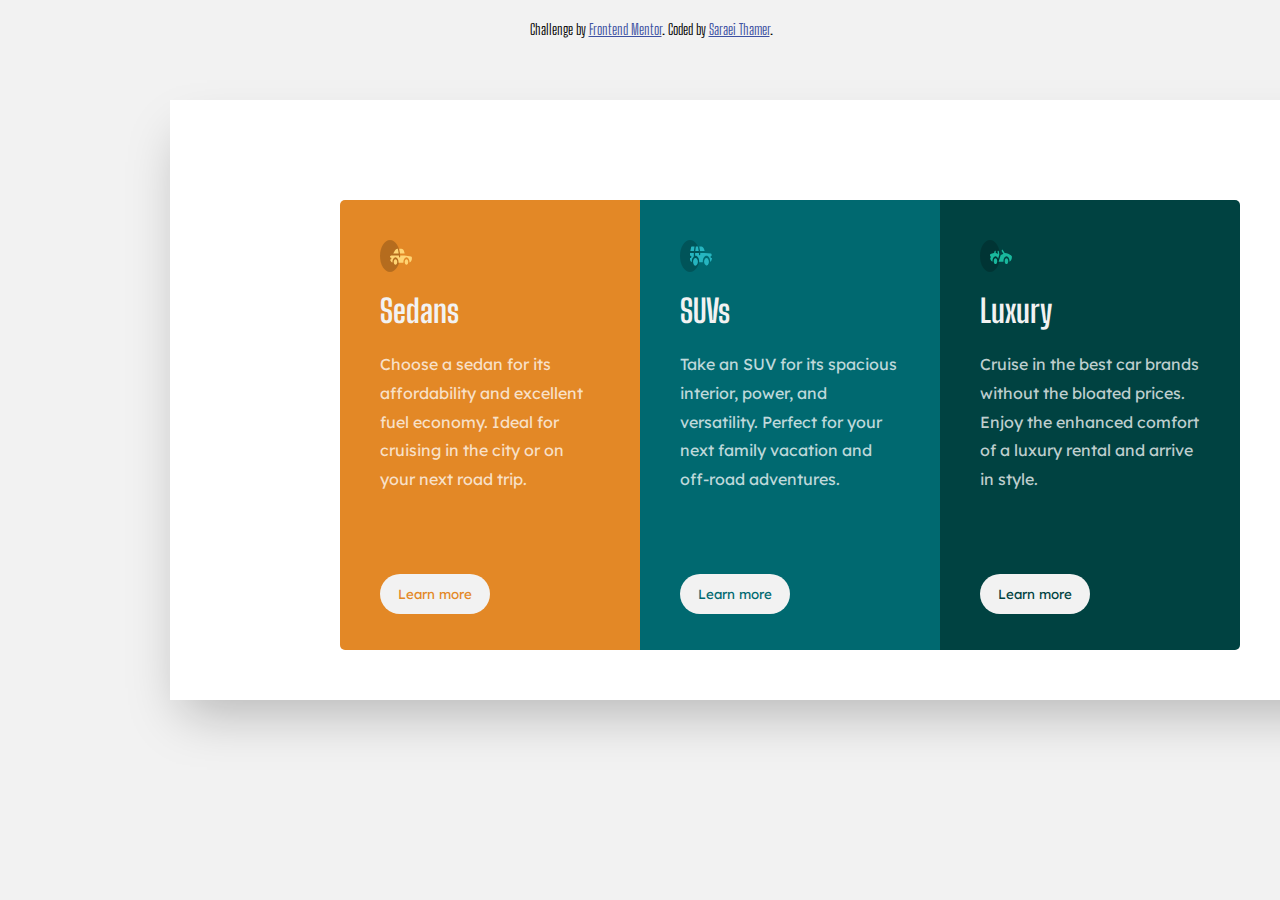
<file: 3-column-preview-card-component-main/index.html>
<!DOCTYPE html>
<html lang="en">
<head>
  <meta charset="UTF-8">
  <meta name="viewport" content="width=device-width, initial-scale=1.0"> <!-- displays site properly based on user's device -->

  <link rel="icon" type="image/png" sizes="32x32" href="./images/favicon-32x32.png">
  <link href="https://fonts.googleapis.com/css2?family=Inter:wght@700&family=Lexend+Deca&display=swap" rel="stylesheet">
  <link rel="preconnect" href="https://fonts.gstatic.com">
<link href="https://fonts.googleapis.com/css2?family=Big+Shoulders+Display:wght@700&display=swap" rel="stylesheet">

  <title>Frontend Mentor | 3-column preview card component</title>

  <!-- Feel free to remove these styles or customise in your own stylesheet 👍 -->
  <style>
    .attribution { font-size: 15px; text-align: center; margin:20px 10px 100px 400px; }
    .attribution a { color: hsl(228, 45%, 44%); }
    :root{
      --mainbg:hsl(0, 0%, 95%);
      --card1:hsl(31, 77%, 52%);
      --card2:hsl(184, 100%, 22%);
      --card3:hsl(179, 100%, 13%);
      --mainp: hsla(0, 0%, 100%, 0.75);
      --mainh: hsl(0, 0%, 95%);
      --mainbtn: hsl(0, 0%, 95%);
      --font2: "Lexend Deca", sans-serif;
      --font1: 'Big Shoulders Display', cursive;
    }

    *{
      box-sizing: border-box;
      -moz-box-sizing: border-box;
      -webkit-box-sizing: border-box;
      
    }

    body{
      background-color:var(--mainbg);
      width:70%;
      height: 100%;
      font-family: var(--font1);
      color: rgb(5, 5, 5);
      

    }

    .main{
      width: 1200px;
      height: 600px;
      position: absolute;
      left:170px;
      top: 100px;
      bottom:100px;
      overflow: hidden;
      transition: all .2s ease-in-out;
      background-color: #fff;
      box-shadow: rgba(0, 0, 0, 0.25) 0px 25px 50px -12px;

    }

    .container{
      width: 900px;
      height: 500px;
      position: relative;
      left:170px;
      top: 100px;
      bottom:200px;
      display: flex;
      justify-content: center;
      overflow: hidden;
      transition: all .2s ease-in-out;
      background-color: #fff;
      
    }

    .card1{ 
      display:flex;
      flex-direction: column;
      background-color:var(--card1);
      height: 450px;
      width: 700px;
      border-bottom-left-radius: 5px;
      border-top-left-radius: 5px;
      margin:0 auto 0 auto;
      transition: all .2s ease-in-out;
    }

    .card1:hover{
      
      box-shadow: -5px -5px 5px 5px rgb(134, 133, 133), 5px 5px 5px 5px rgb(116, 116, 168);
      transform: scale(1.1);
      -ms-transform: translateY(30px) translateX(-30px);
      -webkit-transform: translateY(30px) translateX(-30px);
      transform:translateY(30px) translateX(30px);
      border-bottom-right-radius: 5px;
      border-top-right-radius: 5px;
    }

    .card2{ 
      display:flex;
      flex-direction: column;
      background-color:var(--card2);
      height: 450px;
      width: 700px;
      transition: all .2s ease-in-out;
    }

    .card2:hover{
      
      box-shadow: -5px -5px 5px 5px rgb(134, 133, 133), 5px 5px 5px 5px rgb(116, 116, 168);
      transform: scale(1.1);
      -ms-transform: translateY(30px) translateX(-30px);
      -webkit-transform: translateY(30px) translateX(-30px);
      transform:translateY(30px) translateX(-30px);
      border-radius: 5px;
    }

    .card3{ 
      display:flex;
      flex-direction: column;
      background-color:var(--card3);
      height: 450px;
      width: 700px;
      border-bottom-right-radius: 5px;
      border-top-right-radius: 5px;
      transition: all .2s ease-in-out;

    }

    .card3:hover{
      
      box-shadow: -5px -5px 5px 5px rgb(134, 133, 133), 5px 5px 5px 5px rgb(116, 116, 168);
      transform: scale(1.1);
      -ms-transform: translateY(30px) translateX(-30px);
      -webkit-transform: translateY(30px) translateX(-30px);
      transform:translateY(30px) translateX(-30px);
      border-bottom-left-radius: 5px;
      border-top-left-radius: 5px;
    }

    .icon{
      height: 32px;
      width: 32px;
      margin: 40px 40px 20px 40px;
    }

    .title{
      color: var(--mainh);
      font-family: var(--font1);
      margin: 0px 40px 20px 40px;
    }
    .text{
      color: var(--mainp);
      font-family: var(--font2);
      margin: 0px 40px 20px 40px;
      text-align: left;
      line-height: 180%;
    }
    .btn1{
      margin: 60px 40px 10px 40px;
      background-color: var(--mainbtn);
      color:var(--card1);
      font-family: var(--font2);
      height:40px;
      width: 110px;
      border:none;
      cursor:pointer;
  	border-radius: 25px;
    text-decoration: none;
    transition: .4s;

    }
    .btn1:hover{
      -webkit-transform: rotate(10deg);
      -ms-transform: rotate(10deg);
      transform: rotate(10deg);
    }

    .btn2{
      margin: 60px 40px 10px 40px;
      background-color: var(--mainbtn);
      color:var(--card2);
      font-family: var(--font2);
      height:40px;
      width: 110px;
      border:none;
      cursor:pointer;
  	border-radius: 25px;
    text-decoration: none;
    transition: .4s;

    }
    .btn2:hover{
      -webkit-transform: rotate(10deg);
      -ms-transform: rotate(10deg);
      transform: rotate(10deg);
    }

    .btn3{
      margin: 60px 40px 10px 40px;
      background-color: var(--mainbtn);
      color:var(--card3);
      font-family: var(--font2);
      height:40px;
      width: 110px;
      border:none;
      cursor:pointer;
  	border-radius: 25px;
    text-decoration: none;
    transition: .4s;

    }
    .btn3:hover{
      -webkit-transform: rotate(10deg);
      -ms-transform: rotate(10deg);
      transform: rotate(10deg);
    }



  </style>
</head>
<body>
 <div class="main">

  <div class="container">
    <div class="card1">
      <img src="./images/icon-sedans.svg" alt="" class="icon">
      <h1 class="title"> Sedans </h1>
      <p class="text">Choose a sedan for its affordability and excellent fuel economy. Ideal for cruising in the city 
        or on your next road trip.</p>
      <button class="btn1">Learn more</button>
    </div>

    <div class="card2">
      <img src="./images/icon-suvs.svg" alt="" class="icon">
      <h1 class="title"> SUVs </h1>
      <p class="text">Take an SUV for its spacious interior, power, and versatility. Perfect for your next family vacation 
        and off-road adventures.</p>
      <button class="btn2" type="button">Learn more</button>
      
    </div>

    <div class="card3">
      <img src="./images/icon-luxury.svg" alt="" class="icon">
      <h1 class="title"> Luxury </h1>
      <p class="text">Cruise in the best car brands without the bloated prices. Enjoy the enhanced comfort of a luxury 
        rental and arrive in style.</p>
      <button class="btn3" type="button">Learn more</button>
      
    </div>

    

</div>  
 </div>
  

  
  <div class="attribution">
    Challenge by <a href="https://www.frontendmentor.io?ref=challenge" target="_blank">Frontend Mentor</a>. 
    Coded by <a href="https://github.com/th-rpy/">Saraei Thamer</a>.
   
  </div>

  
</body>
</html>
</file>
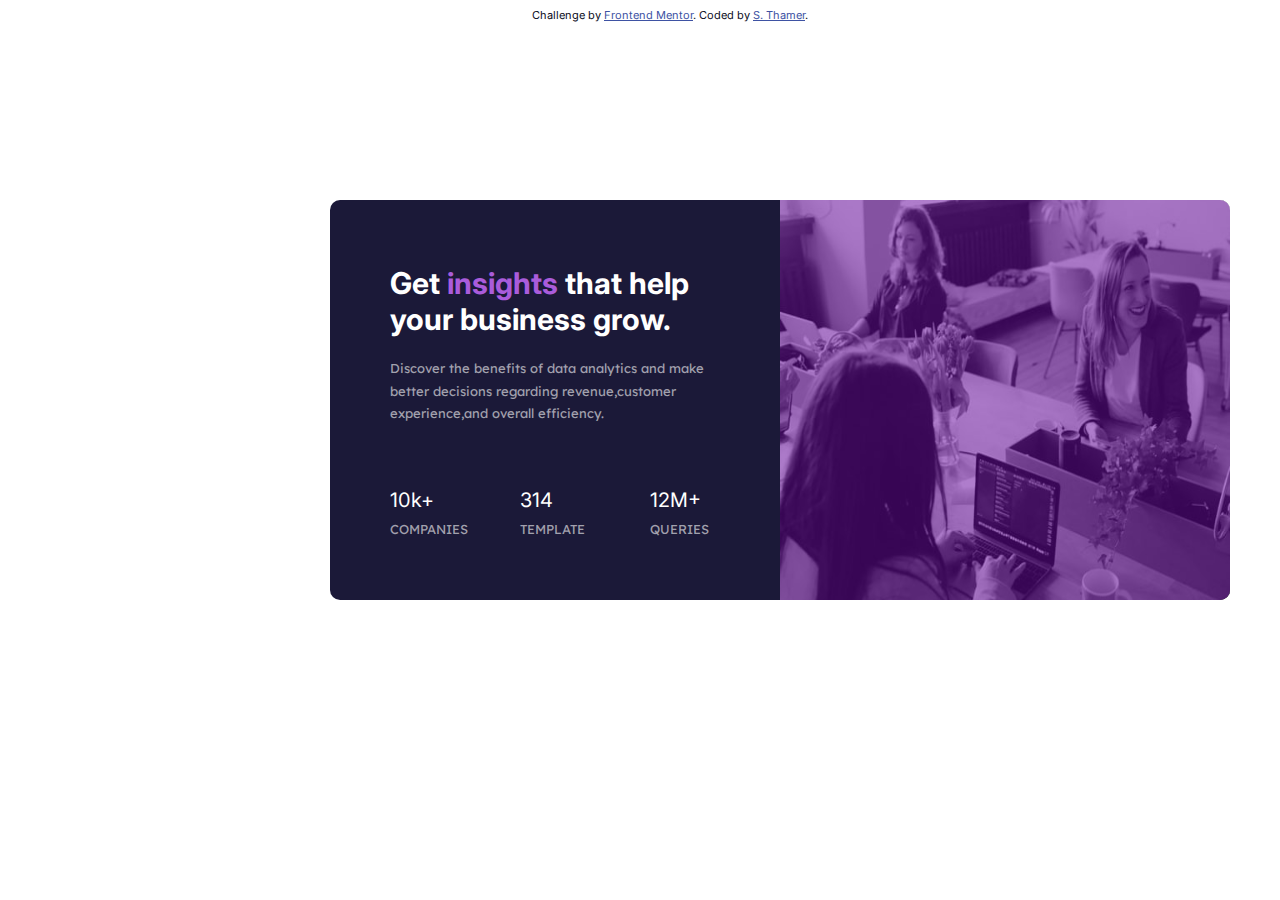
<file: stats-preview-card-component-main/index.html>
<!DOCTYPE html>
<html lang="en">
  <head>
    <meta charset="UTF-8">
    <meta name="viewport" content="width=device-width, initial-scale=1.0"> <!-- displays site properly based on user's device -->
  
    <link rel="icon" type="image/png" sizes="32x32" href="./images/favicon-32x32.png">
    <title>Frontend Mentor | Stats preview card component</title>
    <link href="https://fonts.googleapis.com/css2?family=Inter:wght@700&family=Lexend+Deca&display=swap" rel="stylesheet">
  
  <title>Frontend Mentor | Stats preview card component</title>

  <!-- Feel free to remove these styles or customise in your own stylesheet 👍 -->
  <style>
    .attribution { font-size: 11px; text-align: center; margin-left: 300px; color:hsl(233, 47%, 7%) }
    .attribution a { color: hsl(228, 45%, 44%); }
    :root{
      --mainbg:hsl(233, 47%, 7%);
      --cardbg:hsl(244, 38%, 16%);
      --violet:hsl(277, 64%, 61%);
      --mainhd:white; /* main heading and stats */
      --mainp: hsla(0, 0%, 100%, 0.75);
      --stath: hsla(0, 0%, 100%, 0.6);
      --font2: "Lexend Deca", sans-serif;
      --font1:'Inter', sans-serif;
    }
  
  *{
      box-sizing: border-box;
      -moz-box-sizing: border-box;
      -webkit-box-sizing: border-box;
      
    }
  
    body{
      background-color: linear-gradient(315deg, #2d3436 0%, #d3d3d3 74%);
      
      width: 80%;
      height: 100%;
      font-family: var(--font1);
      color: white;
      
      
    }
    .container{
      width: 900px;
      height: 400px;
      position: absolute;
      left:330px;
      top: 200px;
      bottom:100px;
      display: grid;
      grid-template-columns: 50% 50%;
      background-color: var(--cardbg);
      border-radius: 10px;
      overflow: hidden;
      margin:0 auto 0 auto;
      transition: all .2s ease-in-out;
    }

    .container:hover{
      
      box-shadow: -5px -5px 30px 5px red, 5px 5px 30px 5px blue;
      transform: scale(1.1);
    }
  
   .container2{
     padding:40px 60px 20px 60px;
     text-align: left;
     
     }
    .ins{
      color: var(--violet);
  
    }
    .stat{
      display: grid;
      grid-template-columns: 100px 100px 100px;
      text-align: left;
      grid-column-gap: 30px;
      line-height: 1.5;
      margin-top: 45px;
      
    }
  
  p{
    font-family: var(--font2);
    text-align:left;
    font-size: 13px;
    color: var(--stath);
    line-height: 1.75;
  }
  
  h2{
    margin-bottom: 20px;
    font-size: 30px;
  }
  
  .a{
    color: white;
    font-family: var(--font1);
    font-size: 20px;
    }
    
    
    .img::before {
      position: absolute;
      content: "";
      top: 0;
      bottom: 0;
      left: 0;
      right: 0;
      background-color:hsl(278deg 88% 33% / 53%);
    }
    
    .img {
      position: relative;
      background-image: url(images/image-header-desktop.jpg);
      background-position: center;
      background-size: cover;
    }

  </style>
</head>
<body>
    <div class="container">

      <div class="container2">
       <div><h2>Get <span class="ins">insights</span> that help your business grow.</h2> </div>
       <div><p class="diss">Discover the benefits of data analytics and make better decisions regarding revenue,customer experience,and overall efficiency. </p></div>
       <div class="stat">
        <div> <p><span class="a">10k+</span><br>COMPANIES</p> </div> 
        <div><p><span class="a">314</span><br>TEMPLATE</p> </div>
        <div> <p><span class="a">12M+</span><br>QUERIES</p></div>
       </div>
       
      </div>

      <div class="img">
        <div><img width="450px" height="450px" src="images/image-header-desktop.jpg" alt="img"> </div>
      </div>
      
    </div>

    <div class="attribution">
      Challenge by <a href="https://www.frontendmentor.io?ref=challenge" target="_blank">Frontend Mentor</a>. 
      Coded by <a href="https://github.com/th-rpy/">S. Thamer</a>.
    </div>

</body>
</html>
</file>
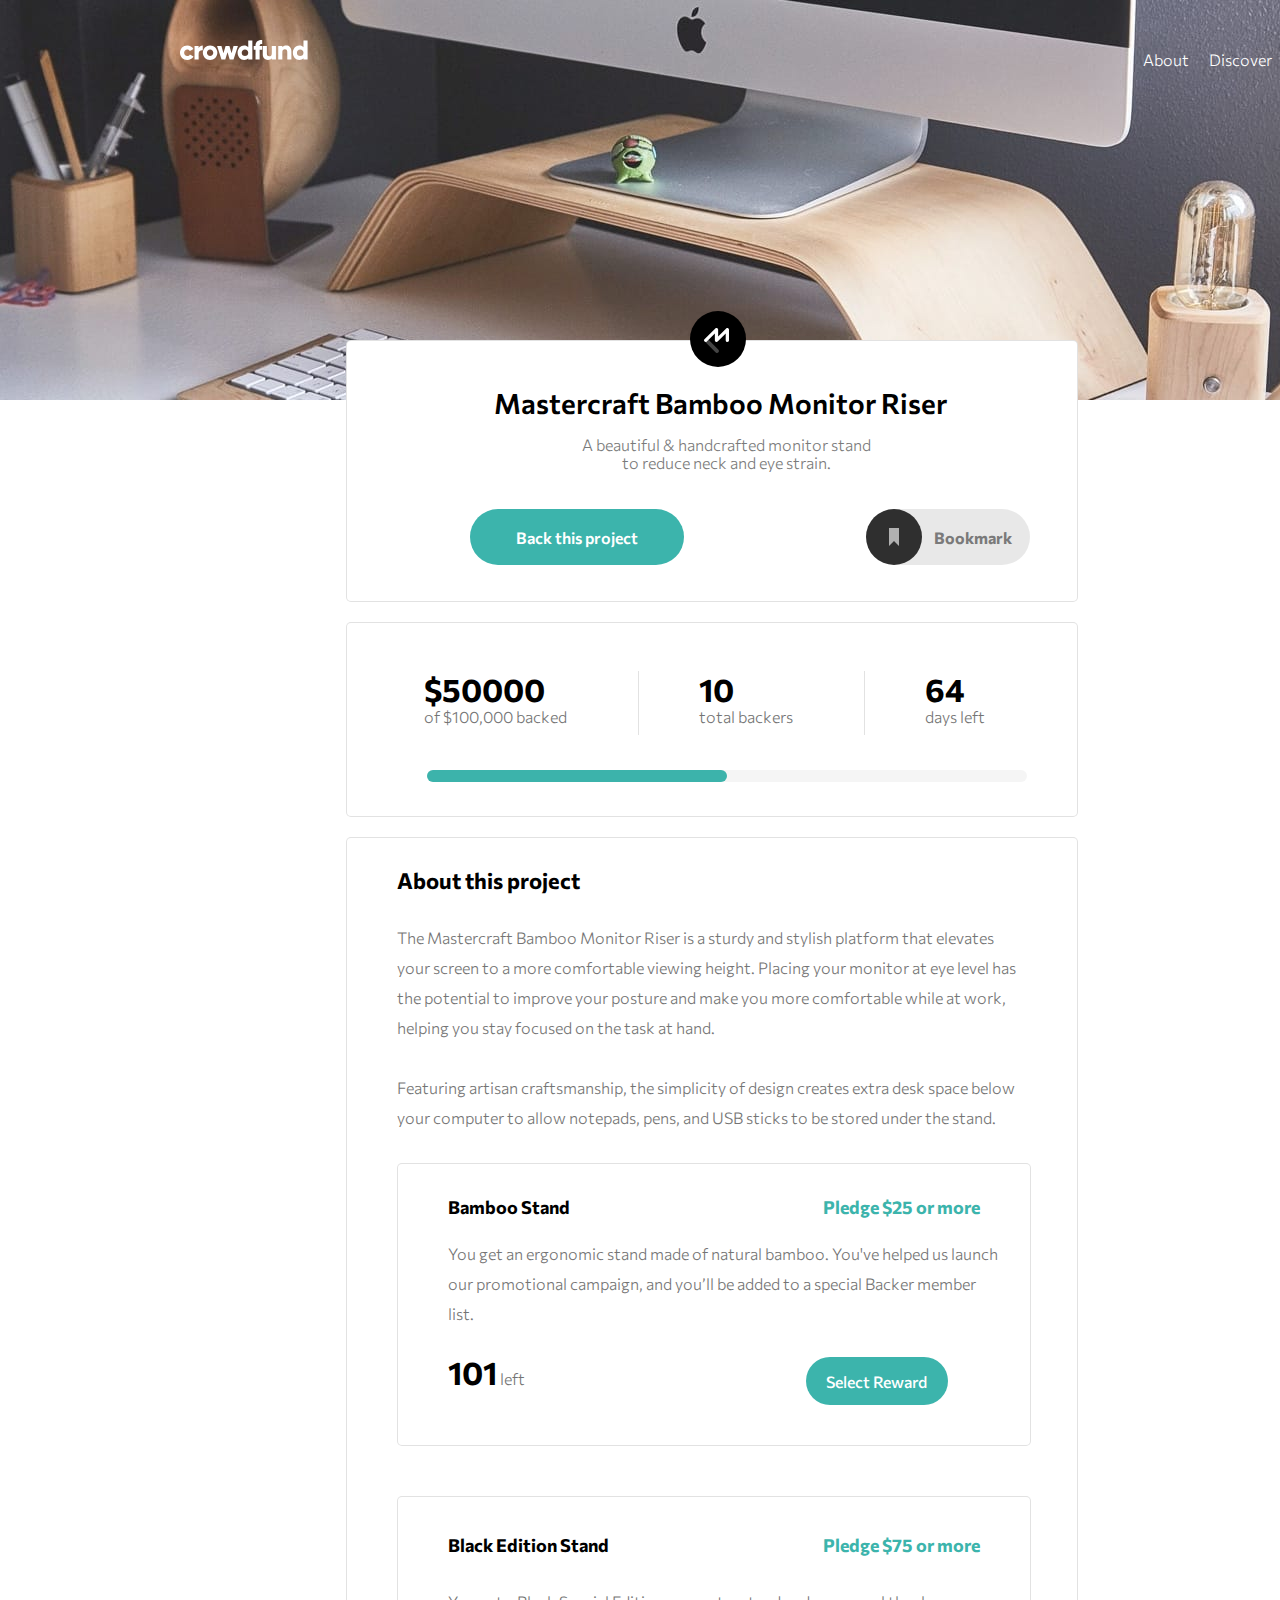
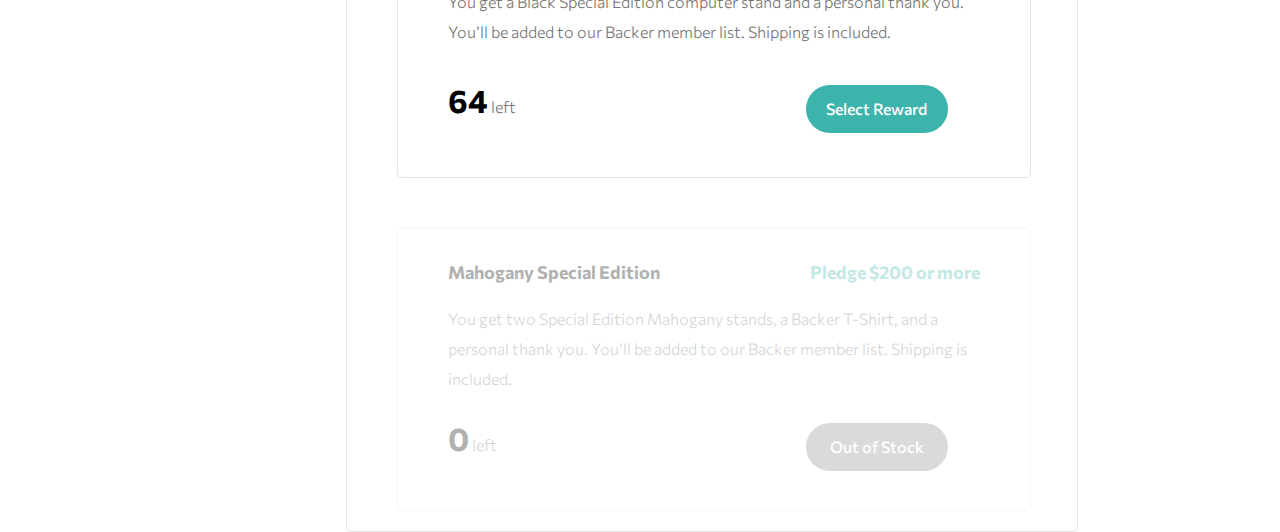
<file: crowdfunding-product-page/crowdfunding-product-page-main/index.html>
<!DOCTYPE html>
<html lang="en">
<head>
  <meta charset="UTF-8">
  <meta name="viewport" content="width=device-width, initial-scale=1.0"> <!-- displays site properly based on user's device -->

  <link rel="icon" type="image/png" sizes="32x32" href="./images/favicon-32x32.png">
  <link rel="stylesheet" type="text/css" href="./style/styles.css">
  <script type="text/javascript" src="./js/app.js" defer>
  
  </script>


  <title>Frontend Mentor | Crowdfunding product page</title>

</head>
<body>
  <!-- Section 1 Start -->
  <div class="section-1">
    <img src="./images/logo.svg" alt="logo" height="20" width="128" >

    <ul >
      <li> <a href="#"> About </a> </li>
      <li> <a href="#"> Discover </a> </li>
      <li> <a href="#"> Get Started </a> </li>
    </ul>

  </div>

  <!-- Section 1 End -->
  
  <!-- Section 2 Start -->
  <div class="section-2">
     <img src="./images/logo-mastercraft.svg" alt="Mastercraft">
     <h1>Mastercraft Bamboo Monitor Riser</h1>
     <p>A beautiful & handcrafted monitor stand to reduce neck and eye strain.</p>
    <div>
        <button class="btn-1">
          Back this project
        </button>
        
        <div class="bookmarck">

            <img src="./images/icon-bookmark.svg" alt="bookmarck">
            <span> Bookmark </span>
          
        </div>
      
    </div>
    
  </div>
  
  <!-- Section 2 End -->

  <!-- Section 3 Start -->

  <div class="section-3">
   <div class="info">
    <div>
      <h1>$50000</h1>
      <p>of $100,000 backed</p>
    </div>
    <div class = 'line'>

    </div>
    <div>
      <h1 name="brackets">10</h1>
      <p>total backers</p>
    </div>
    <div class = 'line'></div>
    <div>
      <h1 name = 'days'>56 </h1>
      <p>days left</p>
    </div>
   </div>

   <div class="progress-bar">
     <div class="green-bar">

     </div>
   </div>
  
  </div>

  <!-- Section 3 End -->

  <!-- Section 4 Start -->
  <div class="section-4">
     <div class="about">
        <h1>About this project</h1>
          <p>
            The Mastercraft Bamboo Monitor Riser is a sturdy and stylish platform that elevates your screen 
          to a more comfortable viewing height. Placing your monitor at eye level has the potential to improve 
          your posture and make you more comfortable while at work, helping you stay focused on the task at hand. 
          <br /> <br /> 
          Featuring artisan craftsmanship, the simplicity of design creates extra desk space below your computer 
          to allow notepads, pens, and USB sticks to be stored under the stand.
          </p>
     </div>

     <div class="card">
      <div class="card-header">
        <h3>Bamboo Stand</h3>
        <h3 class = 'green'>Pledge $25 or more</h3>
      </div> 
      
      <p>You get an ergonomic stand made of natural bamboo. You've helped us launch our promotional campaign, and 
        you’ll be added to a special Backer member list.</p>

      <div class="footer-card">
         <p> <span name = 'day_25'>101</span> left</p>
        <button id = 'btn-25'>Select Reward</button> 
      </div>
      
     </div>

     <div class="card ">
      <div class="card-header">
        <h3>  Black Edition Stand</h3>
        <h3 class = 'green'>Pledge $75 or more</h3>
      </div> 
      
      <p> You get a Black Special Edition computer stand and a personal thank you. You’ll be added to our Backer 
        member list. Shipping is included.</p>

      <div class="footer-card">
         <p> <span name = 'day_75'>64</span> left</p>
        <button id = 'btn-75'>Select Reward</button> 
      </div>
      
     </div>

     <div class="card out-of-stock">
      <div class="card-header">
        <h3>Mahogany Special Edition</h3>
        <h3 class = 'green'>Pledge $200 or more</h3>
      </div> 
      
      <p>
        You get two Special Edition Mahogany stands, a Backer T-Shirt, and a personal thank you. You’ll be added 
        to our Backer member list. Shipping is included.
      </p>

      <div class="footer-card " >
         <p> <span>0</span> left</p>
        <button id ="inactive">Out of Stock</button> 
      </div>
      
     </div>

     <!-- Section 4 End -->
  </div>
 

  <!-- Selection modal start -->
  <div class="select-modal">
    <span class="close-span">
      x
    </span>
    <div class="reward-div">
      <div class="inf-div">
        <h3>
          
        </h3>

        <p class="inf-green">
          
        </p>
        
        <p >
          <b>63</b> left
        </p>
      </div>
 
      <p class = 'info'>
        
      </p>
      <div class="top-line">

      </div>

      <div class="input-div">
        <p>
          Enter your pledge :
        </p>

        <span class="dollar">$</span><input name='input-info' type="text" >      
        
        <button type="submit">Continue</button>
      </div>
    </div>
  </div>
  <!-- Success modal start -->
  <div class="modal-success">
    <img src="./images/icon-check.svg" alt="" height="64" width="64">
    <h3>Thanks for your support!</h3>
    <p>Your pledge brings us one step closer to sharing Mastercraft Bamboo Monitor Riser worldwide. You will get
      an email once our campaign is completed.</p>
    <button class="close">Got it!</button> 
  </div>
  <!-- Success modal end -->
</body>
</html>
</file>
<file: crowdfunding-product-page/crowdfunding-product-page-main/style/styles.css>
/* import font family font-family: 'Commissioner', sans-serif; */
@import url('https://fonts.googleapis.com/css2?family=Commissioner&display=swap');



/* Html and body tag */
html {
    line-height: 1.15; /* 1 */
    -webkit-text-size-adjust: 100%; /* 2 */
    overflow-x: hidden;

}

body {
    width: 100%;
    height: 100%;
    background-color:rgb(255, 255, 255);
    margin:0px;
}

.attribution { font-size: 11px; text-align: center; }
.attribution a { color: hsl(228, 45%, 44%); }

/*Section 1 : Style */

.section-1 {
  background-image: url(../images/image-hero-desktop.jpg);
  background-repeat: no-repeat;
  background-size: cover;
  width: 100%;
  height: 400px;
  display: flex;
  flex-direction: row;
  justify-content: flex-start;
}

.section-1 img {
  margin: 40px 0px 0px 180px;
}

.section-1 ul {
  margin: 40px 0px 0px 775px;
  display:flex;
  flex-direction:row;
  justify-content: space-around;
  list-style-type: none;
}

.section-1 ul li{
  margin: 0px 0px 0px 20px;
  font-size: 16px;color: white;
  line-height: 39px;
  font-family: 'Commissioner', sans-serif;
  font-weight: 300;
}

.section-1 ul li a{
  color: white;
  line-height: 39px;
  text-decoration:none;
}

.section-1 ul li a:hover{
  color: white;
  line-height: 39px;
  text-decoration: underline;
}

/* Section 2 */

.section-2{

  height:260px;
  width: 730px;
  background-color:#FFFFFF;
  border: 1px solid #2f2f2f23;
  border-radius: 5px;
  z-index: 1;

  display: flex;
  flex-direction: column;

  position: relative;
  left: 27%;
  margin-top: -60px;
}

.section-2 img{
  height: 56px;
  width: 56px;
  margin: 0px 0px 0px 0px;
  z-index: 1;
  position: relative;
  left:47%;
  margin-top: -30px;
}

.section-2 h1{
  height: 33.6px;
  font-family: 'Commissioner', sans-serif;
  font-weight: 600;
  font-size:28px;
  margin-top: 20px;
  margin-left: 18px;
  margin-bottom: 10px;
  text-align: center;
  
}

.section-2 p{
  height: 33.6px;
  width: 300px;
  font-family: 'Commissioner', sans-serif;
  font-weight: 300;
  font-size:16px;
  margin-top: 5px;
  margin-left: 230px;
  margin-bottom: 10px;
  text-align: center;
  color: #7A7A7A
  
}

.section-2 div{
  display: flex;
  flex-direction: row;
  justify-content: space-around;
  height:56px;
  width:632px;
  margin-top: 30px; 
  margin-left: 0px;
}

.section-2 .btn-1{
  width: 214px;
  height:56px;
  background-color:  hsl(176, 50%, 47%) ;  /* #147A73;*/
  border-radius: 34px;
  border: none;
  cursor: pointer;
  color: white;
  font-size: 16px;
  font-family: 'Commissioner', sans-serif;
  font-weight: 600;
}

.section-2 .btn-1:hover{
  background-color: #147A73;
}

.section-2 .bookmarck{
   background-color: #5f5f5f25; 
   color: hsl(0, 0%, 48%);
   width: 160px;
   height: 56px;
   border-radius: 34px;
   border: none;
   display: flex;
   flex-direction: row;
   justify-content: space-between;
   margin-top: -0px;
   margin-right: -120px;
   cursor: pointer;
}

.section-2 .bookmarck:hover{
  background-color: #46454541;
  color: hsl(0, 1%, 53%)

}

.section-2 .bookmarck img{
  height: 56px;
  width: 56px;
  margin-top:0;
  margin-left: -80px;
}

.section-2 .bookmarck span{
  height: 56px;
  width: 56px;
  margin-top: 20px;
  margin-right:40px;
  font-size: 16px;
  font-family: 'Commissioner', sans-serif;
  font-weight: 700;
}

/* Section 3 Style */
.section-3 {
  height: 193px;
  width: 730px;

  margin-top: 20px;

  border-radius: 5px;
  background-color:#FFFFFF;
  border: 1px solid #2f2f2f23;
  position: relative;
  left: 27%;

  display: flex;
  flex-direction: column;
  
}

.section-3 .info{
  margin-top: 18px;
  margin-left: 48px;

  width: 670px;
  display: flex;
  flex-direction: row;
  justify-content: space-around;
}

.section-3 .info h1{
  font-size : 32px;
  font-weight :700;
  font-family: 'Commissioner', sans-serif;
  color : #000000;
  margin-top: 30px;
  margin-left: 0px;
  margin-right: 0px;
  margin-bottom: 0px;

}

.section-3 .info p{
  font-size : 16px;
  font-weight :300;
  font-family: 'Commissioner', sans-serif;
  color : #747474;
  margin-top: 0px;
  margin-left: 0px;
  margin-bottom: 20px;

}

.section-3 .info .line {
  border-right: 1px solid #2f2f2f23;
  height:64.2px;
  width: 1px;
  margin-top: 30px;
  margin-left: -40px;
}

.section-3 .progress-bar {
  height: 12px;
  width: 600px;
  margin-top: 8px;
  margin-left: 80px;
  background-color: #2f2f2f0c;
  border-radius: 34px;
  border: none;
}

.section-3 .green-bar{
  height: 12px;
  width: 500px;
  margin-top: 0px;
  margin-left: 0px;
  background-color: #3CB3AB;
  border-radius: 34px;
  border: none;
}

/* Section 4 Style */

.section-4 {
  height: 1293px;
  width: 730px;

  margin-top: 20px;

  border-radius: 5px;
  background-color:#FFFFFF;
  border: 1px solid #2f2f2f23;
  position: relative;
  left: 27%;

  display: flex;
  flex-direction: column;
}

.section-4 .about{
  display: flex;
  flex-direction: column; 

}

.section-4 .about h1{
  font-size : 22px;
  font-weight :700;
  font-family: 'Commissioner', sans-serif;
  color : #000000;
  margin-top: 30px;
  margin-left: 50px;
  margin-bottom: 20px;
}

.section-4 .about p{
  font-size : 16px;
  font-weight :300;
  font-family: 'Commissioner', sans-serif;
  color : #747474;
  margin-left: 50px;
  margin-top: 10px;
  margin-right: 20px;
  margin-bottom: 20px;
  text-align: left;
  height: 190px;
  width: 632px;
  line-height: 30px;

}

.section-4 .card{
  height: 301px;
  width: 632px;
  margin-top: 30px;
  margin-left: 50px;
  margin-bottom: 20px;
  background-color:#FFFFFF;
  border: 1px solid #2f2f2f23;
  border-radius: 5px;

  display: flex;
  flex-direction: column;
  justify-content: space-around;

}

.out-of-stock{
  pointer-events: none;

  /* for "disabled" effect */
  opacity: 0.3;
  background: #CCC;
}

.section-4 .card .card-header{
  display: flex;
  flex-direction: row;
  justify-content: space-between;
  margin-left: 50px;
  margin-right: 50px;
  margin-top: 5px;
  margin-bottom: -5px;
}

.section-4 .card .card-header h3{
 
    font-family: Commissioner, sans-serif;
    font-size: 18px;
    font-style: normal;
    font-variant: normal;
    font-weight: 700;
    letter-spacing: normal;
    line-height: 22px;
    text-align: start;
    text-indent: 0px;
    text-transform: none;
    vertical-align: baseline;
    white-space: normal;
    word-spacing: 0px;
}
.green{
  color:hsl(176, 50%, 47%);
}

.section-4 .card p{
  font-size : 16px;
  font-weight :300;
  font-family: 'Commissioner', sans-serif;
  color : #747474;
  margin-left: 50px;
  margin-right: 20px;
  margin-bottom: 20px;
  margin-top: -10px;
  text-align: left;
  line-height: 30px;
  width: 550px;

}

.section-4 .card .footer-card{
  display: flex;
  flex-direction: row;
  justify-content: space-between;
  margin-left: 0px;
  margin-top: 0px;
  height: 68.4px;
  width: 600px;
}

.section-4 .card .footer-card span{
  color: black;
  font-size: 32px;
  font-family: 'Commissioner', sans-serif;
  font-weight: 700;

}

.section-4 .card button{
  width: 200px;
  height: 48px;
  background-color:  hsl(176, 50%, 47%) ;  /* #147A73;*/
  border-radius: 34px;
  border: none;
  cursor: pointer;
  color: white;
  font-size: 16px;
  font-family: 'Commissioner', sans-serif;
  font-weight: 500;
  margin-left: -40px;
  margin-top: -10px;
}

#inactive{
  background-color:hsl(0, 1%, 53%);
}

.section-4 button:hover{
  background-color: #147A73;
}


/* Modals */


/* Success Modal */ 

.modal-success{

/* Font & Text */
    font-family: Commissioner, sans-serif;
    font-size: 16px;
    font-style: normal;
    font-variant: normal;
    font-weight: 400;
    letter-spacing: normal;
    line-height: 24px;
    text-decoration: none solid rgb(122, 122, 122);
    text-align: start;
    text-indent: 0px;
    text-transform: none;
    white-space: normal;
    word-spacing: 0px;
  
    /* Color & Background */
    background-attachment: scroll;
    background-color: rgb(250, 250, 250);
    background-image: none;
    background-position: 0% 0%;
    background-repeat: repeat;
    color: rgb(122, 122, 122);
  
    /* Box */
    height: 372.4px;
    width: 500px;
    border: 1px solid rgb(211, 211, 211);
    border-top: 1px solid rgb(211, 211, 211);
    border-right: 1px solid rgb(211, 211, 211);
    border-bottom: 1px solid rgb(211, 211, 211);
    border-left: 1px solid rgb(211, 211, 211);
    margin: 0px;
    padding: 30px;
    max-height: none;
    min-height: 0px;
    max-width: 1536px;
    min-width: 0px;
  
    /* Positioning */
    position: fixed;
    top: 360.8px;
    bottom: -11.6px;
    right: 259.6px;
    left: 759.6px;
    float: none;
    display: flex;
    flex-direction: column;
    align-items: center;
    clear: none;
    z-index: 9999;
  
    /* List */
    list-style-image: none;
    list-style-type: disc;
    list-style-position: outside;
  
    /* Table */
    border-collapse: separate;
    border-spacing: 0px 0px;
    caption-side: top;
    empty-cells: show;
    table-layout: auto;
  
    /* Miscellaneous */
    overflow: visible;
    cursor: auto;
    visibility: visible;
  
    /* Effects */
    transform: matrix(1, 0, 0, 1, -250, -186.4);
    transition: all 0s ease 0s;
    outline-offset: 0px;
    box-sizing: border-box;
    resize: none;
    text-shadow: none;
    text-overflow: clip;
    word-wrap: normal;
    box-shadow: none;
    border-top-left-radius: 10px;
    border-top-right-radius: 10px;
    border-bottom-left-radius: 10px;
    border-bottom-right-radius: 10px;

    display:none;

}

.modal-success h3,p,img,button{
  margin:0px 50px 30px 55px;

}

.modal-success p{
  width: 438px;
  text-align: center;
  line-height: 30px;
}

.modal-success .close{
	/* Font & Text */
	font-family: Commissioner, sans-serif;
	font-size: 16px;
	font-style: normal;
	font-variant: normal;
	font-weight: 700;
	letter-spacing: normal;
	text-decoration: none solid rgb(255, 255, 255);
	text-align: center;
	text-indent: 0px;
	text-transform: none;
	vertical-align: baseline;
	white-space: normal;
	word-spacing: 0px;

	/* Color & Background */
	background-attachment: scroll;
	background-color: rgb(20, 123, 116);
	background-image: none;
	background-position: 0% 0%;
	background-repeat: repeat;
	color: rgb(255, 255, 255);

	/* Box */
	height: 56px;
	width: 100px;
	border: 1px solid rgb(255, 255, 255);
	border-top: 1px solid rgb(255, 255, 255);
	border-right: 1px solid rgb(255, 255, 255);
	border-bottom: 1px solid rgb(255, 255, 255);
	border-left: 1px solid rgb(255, 255, 255);
	margin: 0px;
	max-height: none;
	min-height: 0px;
	max-width: none;
	min-width: 0px;

	/* Positioning */
	position: static;
	top: auto;
	bottom: auto;
	right: auto;
	left: auto;
	float: none;
	display: inline-block;
	clear: none;
	z-index: auto;

	/* List */
	list-style-image: none;
	list-style-type: disc;
	list-style-position: outside;

	/* Table */
	border-collapse: separate;
	border-spacing: 0px 0px;
	caption-side: top;
	empty-cells: show;
	table-layout: auto;

	/* Miscellaneous */
	overflow: visible;
	cursor: pointer;
	visibility: visible;

	/* Effects */
	transform: none;
	transition: all 0s ease 0s;
	outline-offset: 0px;
	box-sizing: border-box;
	resize: none;
	text-shadow: none;
	text-overflow: clip;
	word-wrap: normal;
	box-shadow: none;
	border-top-left-radius: 35px;
	border-top-right-radius: 35px;
	border-bottom-left-radius: 35px;
	border-bottom-right-radius: 35px;
}

.select-modal{
	/* Font & Text */
	font-family: Commissioner, sans-serif;
	font-size: 16px;
	font-style: normal;
	font-variant: normal;
	font-weight: 400;
	letter-spacing: normal;
	line-height: 24px;
	text-decoration: none solid rgb(122, 122, 122);
	text-align: start;
	text-indent: 0px;
	text-transform: none;
	vertical-align: baseline;
	white-space: normal;
	word-spacing: 0px;

	/* Color & Background */
	background-attachment: scroll;
	background-color: rgb(250, 250, 250);
	background-image: none;
	background-position: 0% 0%;
	background-repeat: repeat;
	color: rgb(122, 122, 122);

	/* Box */
	height: 307.4px;
	width: 732px;
	border: 1px solid rgb(211, 211, 211);
	border-top: 1px solid rgb(211, 211, 211);
	border-right: 1px solid rgb(211, 211, 211);
	border-bottom: 1px solid rgb(211, 211, 211);
	border-left: 1px solid rgb(211, 211, 211);
	margin: 27px;
	padding: 10px 30px 30px;
	max-height: none;
	min-height: 0px;
	max-width: 750px;
	min-width: 0px;

	/* Positioning */
	position: fixed;
	top: 360.8px;
	bottom: 53.4px;
	right: 9.6px;
	left: 759.6px;
	float: none;
	clear: none;
	z-index: 1000;

	/* List */
	list-style-image: none;
	list-style-type: disc;
	list-style-position: outside;

	/* Table */
	border-collapse: separate;
	border-spacing: 0px 0px;
	caption-side: top;
	empty-cells: show;
	table-layout: auto;

	/* Miscellaneous */
	overflow: visible;
	cursor: auto;
	visibility: visible;

	/* Effects */
	transform: matrix(1, 0, 0, 1, -374.8, -153.6);
	transition: all 0s ease 0s;
  outline-offset: 0px;
	box-sizing: border-box;
	resize: none;
	text-shadow: none;
	text-overflow: clip;
	word-wrap: normal;
	box-shadow: none;
	border-top-left-radius: 10px;
	border-top-right-radius: 10px;
	border-bottom-left-radius: 10px;
	border-bottom-right-radius: 10px;
  display:none;
}

.close-span{
	/* Font & Text */
	font-family: Commissioner, sans-serif;
	font-size: 28px;
	font-style: normal;
	font-variant: normal;
	font-weight: 700;
	letter-spacing: normal;
	line-height: 42px;
	text-decoration: none solid rgb(60, 180, 172);
	text-align: start;
	text-indent: 0px;
	text-transform: none;
	white-space: normal;
	word-spacing: 0px;

	/* Color & Background */
	background-attachment: scroll;
	background-color: rgba(0, 0, 0, 0);
	background-image: none;
	background-position: 0% 0%;
	background-repeat: repeat;
	color: rgb(60, 180, 172);

	/* Box */
	height: 41.6px;
	width: 26.2875px;
	border: 0px none rgb(60, 180, 172);
	border-top: 0px none rgb(60, 180, 172);
	border-right: 0px none rgb(60, 180, 172);
	border-bottom: 0px none rgb(60, 180, 172);
	border-left: 0px none rgb(60, 180, 172);
	margin: 0px 0px 10px 650px;
	padding: 0px 10px 0px 0px;
	max-height: none;
	min-height: auto;
	max-width: none;
	min-width: auto;

	/* Positioning */
	position: static;
	top: auto;
	bottom: auto;
	right: auto;
	left: auto;
	float: none;
	display: block;
	clear: none;
	z-index: auto;

	/* List */
	list-style-image: none;
	list-style-type: disc;
	list-style-position: outside;

	/* Table */
	border-collapse: separate;
	border-spacing: 0px 0px;
	caption-side: top;
	empty-cells: show;
	table-layout: auto;

	/* Miscellaneous */
	overflow: visible;
	cursor: pointer;
	visibility: visible;

	/* Effects */
	transform: none;
	transition: all 0s ease 0s;
	outline-offset: 0px;
	box-sizing: border-box;
	resize: none;
	text-shadow: none;
	text-overflow: clip;
	word-wrap: normal;
	box-shadow: none;
	border-top-left-radius: 0px;
	border-top-right-radius: 0px;
	border-bottom-left-radius: 0px;
	border-bottom-right-radius: 0px;
}

.reward-div{
	/* Font & Text */
	font-family: Commissioner, sans-serif;
	font-size: 16px;
	font-style: normal;
	font-variant: normal;
	font-weight: 400;
	letter-spacing: normal;
	line-height: 24px;
	text-decoration: none solid rgb(122, 122, 122);
	text-align: start;
	text-indent: 0px;
	text-transform: none;
	vertical-align: baseline;
	white-space: normal;
	word-spacing: 0px;

	/* Color & Background */
	background-attachment: scroll;
	background-color: rgba(0, 0, 0, 0);
	background-image: none;
	background-position: 0% 0%;
	background-repeat: repeat;
	color: rgb(122, 122, 122);

	/* Box */
	height: 213.8px;
	width: 619.2px;
	border: 2px solid rgb(60, 180, 172);
	border-top: 2px solid rgb(60, 180, 172);
	border-right: 2px solid rgb(60, 180, 172);
	border-bottom: 2px solid rgb(60, 180, 172);
	border-left: 2px solid rgb(60, 180, 172);
	margin: 0px 10px 20px 20px;
	padding: 0px;
	max-height: none;
	min-height: auto;
	max-width: 700px;
	min-width: auto;

	/* Positioning */
	position: static;
	top: auto;
	bottom: auto;
	right: auto;
	left: auto;
	float: none;
	display: grid;
	clear: none;
	z-index: auto;

	/* List */
	list-style-image: none;
	list-style-type: disc;
	list-style-position: outside;

	/* Table */
	border-collapse: separate;
	border-spacing: 0px 0px;
	caption-side: top;
	empty-cells: show;
	table-layout: auto;

	/* Miscellaneous */
	overflow: visible;
	cursor: auto;
	visibility: visible;

	/* Effects */
	transform: none;
	transition: all 0s ease 0s;
	outline-offset: 0px;
	box-sizing: border-box;
	resize: none;
	text-shadow: none;
	text-overflow: clip;
	word-wrap: normal;
	box-shadow: none;
	border-top-left-radius: 10px;
	border-top-right-radius: 10px;
	border-bottom-left-radius: 10px;
	border-bottom-right-radius: 10px;
}

.reward-div .inf-div{
  display: flex;
  flex-direction: row;
  margin: 3px 10px 10px 40px;
}

.reward-div .inf-div h3{
  width: 120px;
  font-weight: 700;
}

.reward-div .inf-div p{
  width: 200px;
  margin-top: 20px;

}

.inf-green{
  color:#147A73;
  font-weight: 700;
  margin-left: 80px;
}

.info {
	/* Font & Text */
	font-family: Commissioner, sans-serif;
	font-size: 16px;
	font-style: normal;
	font-variant: normal;
	font-weight: 400;
	letter-spacing: normal;

	width: 553.662px;
	margin: -28px 0px 16px 40px;

}
.top-line{
 border-top: 1px solid #2f2f2f8c;
 height:1px;
 width: 608px;
 margin-left: 3px;
 margin-top: -5px;
}

div .input-div{
  display: flex;
  flex-direction: row;
}

.input-div p{
  margin-top: 20px;
  margin-left: 40px;
}
.input-div  span{
  margin-top: 25px;
  position: relative;
  left: 9%;
}
.input-div input{
    margin-top: 20px;
    margin-left: 60px;
    height:32px;
    width: 124px;
    border-radius: 34px;
    border: 1px solid #3CB3AB;
    text-align:center;
  
  }
.input-div input:focus{
  outline: none;
  text-align: center;
}

.input-div input::placeholder {
  color: rgb(138, 136, 136);
  text-align: center;
}

  .input-div button{
    margin-top: 20px;
    font-family: 'Commissioner', sans-serif;
    margin-left: 40px;
    height:38px;
    width: 124px;
    color: #ffffff;
    background-color: #3CB3AB;
    font-weight: 700;
    border-radius: 34px;
    border: 1px solid #3CB3AB;
    cursor: pointer;
  }

  .input-div button:hover{

    background-color: #147A73 ;

  }
</file>
